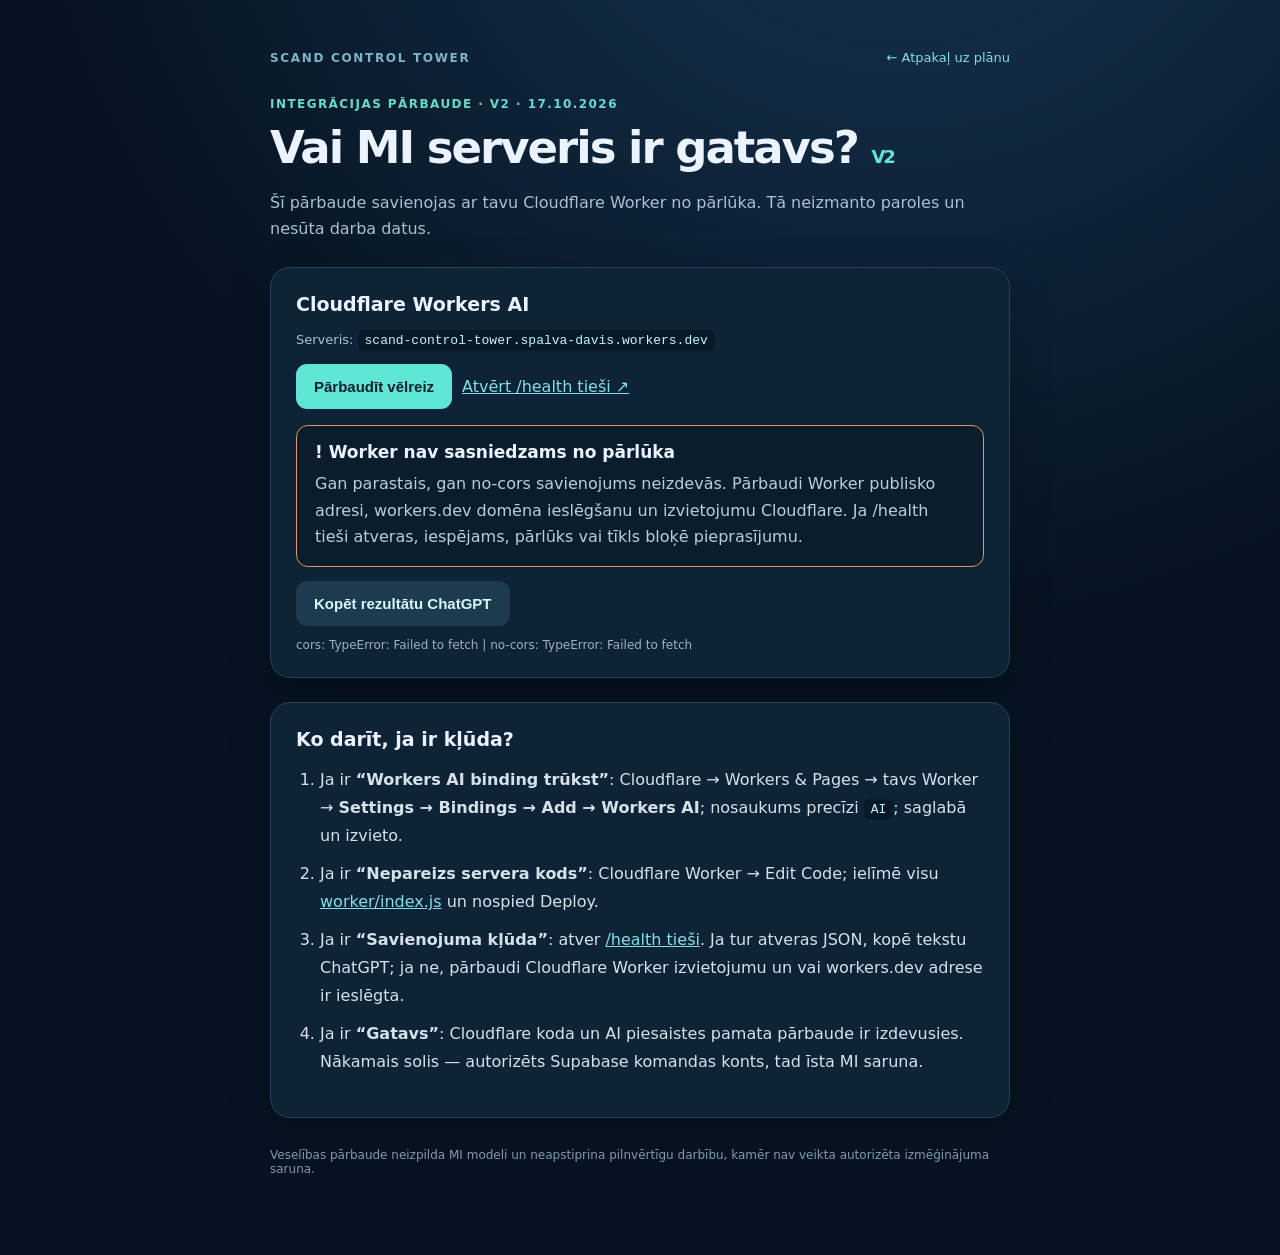
<file: diagnostika.html>
<!doctype html>
<html lang="lv"><head><meta charset="utf-8"><meta name="viewport" content="width=device-width, initial-scale=1"><meta name="color-scheme" content="dark"><title>SCAND · MI diagnostika V2</title>
<style>
:root{font-family:Inter,system-ui,-apple-system,Segoe UI,sans-serif;color:#eaf3ff;background:#071321}
*{box-sizing:border-box}body{margin:0;min-height:100vh;background:radial-gradient(circle at 70% -20%,#173755,transparent 50%),#071321}main{max-width:780px;margin:0 auto;padding:50px 20px 80px}a{color:#82e0e5}header{display:flex;justify-content:space-between;align-items:center;gap:12px;margin-bottom:32px}header b{letter-spacing:.14em;font-size:12px;color:#80b4c9}header a{font-size:13px;text-decoration:none}.eyebrow{color:#65dcca;font-size:12px;font-weight:800;letter-spacing:.12em}.title{font-size:clamp(28px,4vw,45px);letter-spacing:-.045em;margin:10px 0 14px}p{color:#adc0d2;line-height:1.65}section{background:#0f2337;border:1px solid #24445a;border-radius:20px;padding:25px;margin-top:24px;box-shadow:0 12px 45px #0003}h2{font-size:19px;margin:0 0 14px}code{overflow-wrap:anywhere;background:#081929;padding:3px 7px;border-radius:6px;color:#c2f5fa}.btn{display:inline-flex;align-items:center;justify-content:center;background:#60e6d5;border:0;border-radius:11px;color:#082030;font-weight:800;font-size:15px;padding:14px 18px;cursor:pointer}.btn:disabled{opacity:.6;cursor:progress}.result{border:1px solid #2c4659;padding:16px 18px;border-radius:12px;margin-top:16px;background:#0b1c2c}.result strong{display:block;margin-bottom:9px;font-size:17px}.good{border-color:#4dbea5}.bad{border-color:#e39269}.neutral{border-color:#607d96}#detail{color:#bdceda;line-height:1.65}#detail a{font-weight:700}.small{font-size:13px}ol{padding-left:24px;color:#d6e2ea;line-height:1.75}li{margin-bottom:10px}.flex{display:flex;gap:10px;flex-wrap:wrap;align-items:center}.secondary{background:#1d3a4f;color:#d8f8fd}#raw{white-space:pre-wrap;word-wrap:break-word;max-height:190px;overflow:auto;font-size:12px;color:#9eb1c4;margin-top:12px}footer{color:#839aaf;margin-top:30px;font-size:12px}
</style></head><body><main><header><b>SCAND CONTROL TOWER</b><a href="./">← Atpakaļ uz plānu</a></header><div class="eyebrow">INTEGRĀCIJAS PĀRBAUDE · V2 · 17.10.2026</div><h1 class="title">Vai MI serveris ir gatavs? <span style="color:#60e6d5;font-size:18px">V2</span></h1><p>Šī pārbaude savienojas ar tavu Cloudflare Worker no pārlūka. Tā neizmanto paroles un nesūta darba datus.</p>
<section><h2>Cloudflare Workers AI</h2><p class="small">Serveris: <code>scand-control-tower.spalva-davis.workers.dev</code></p><div class="flex"><button class="btn" id="test" type="button">Pārbaudīt MI serveri</button><a href="https://scand-control-tower.spalva-davis.workers.dev/health" target="_blank" rel="noreferrer">Atvērt /health tieši ↗</a></div><div id="result" class="result neutral" role="status" aria-live="polite"><strong>Vēl nav pārbaudīts</strong><div id="detail">Spied “Pārbaudīt MI serveri”.</div></div><div class="flex" style="margin-top:14px"><button id="copy" class="btn secondary" type="button">Kopēt rezultātu ChatGPT</button></div><div id="raw"></div></section>
<section><h2>Ko darīt, ja ir kļūda?</h2><ol><li>Ja ir <b>“Workers AI binding trūkst”</b>: Cloudflare → Workers & Pages → tavs Worker → <b>Settings → Bindings → Add → Workers AI</b>; nosaukums precīzi <code>AI</code>; saglabā un izvieto.</li><li>Ja ir <b>“Nepareizs servera kods”</b>: Cloudflare Worker → Edit Code; ielīmē visu <a href="https://github.com/Savitur-HUB/SCAND-control-tower/blob/main/worker/index.js" target="_blank" rel="noreferrer">worker/index.js</a> un nospied Deploy.</li><li>Ja ir <b>“Savienojuma kļūda”</b>: atver <a href="https://scand-control-tower.spalva-davis.workers.dev/health" target="_blank" rel="noreferrer">/health tieši</a>. Ja tur atveras JSON, kopē tekstu ChatGPT; ja ne, pārbaudi Cloudflare Worker izvietojumu un vai workers.dev adrese ir ieslēgta.</li><li>Ja ir <b>“Gatavs”</b>: Cloudflare koda un AI piesaistes pamata pārbaude ir izdevusies. Nākamais solis — autorizēts Supabase komandas konts, tad īsta MI saruna.</li></ol></section>
<footer>Veselības pārbaude neizpilda MI modeli un neapstiprina pilnvērtīgu darbību, kamēr nav veikta autorizēta izmēģinājuma saruna.</footer>
<script>
const endpoint='https://scand-control-tower.spalva-davis.workers.dev/health';
const btn=document.getElementById('test'),box=document.getElementById('result'),detail=document.getElementById('detail'),raw=document.getElementById('raw');
let report='SCAND MI diagnostika V2: nav veikta';
function show(title,description,tone,extra=''){
box.className='result '+tone;box.querySelector('strong').textContent=title;detail.textContent=description;raw.textContent=extra;report=`SCAND MI diagnostika V2\nAdrese: ${endpoint}\nStatuss: ${title}\nDetaļas: ${description}\nAtbilde: ${extra.slice(0,500)}`;
}
async function run(){btn.disabled=true;btn.textContent='Notiek pārbaude…';const ctrl=new AbortController();const timeout=setTimeout(()=>ctrl.abort(),9500);
try{const res=await fetch(endpoint+'?v2='+Date.now(),{mode:'cors',cache:'no-store',signal:ctrl.signal});const body=await res.text();let data;try{data=JSON.parse(body)}catch{};
if(res.status===200&&data?.service==='Scand Control Tower AI'){
 if(data.ready===true)show('✓ MI piesaiste ir gatava','Serverī darbojas mūsu Worker kods, un tam pievienota Workers AI piesaiste AI. Vēl jāizmēģina autorizēts MI pieprasījums.','good',body);
 else show('! Workers AI binding trūkst','Mūsu Worker kods darbojas, bet Cloudflare nav pievienots AI binding ar nosaukumu AI. Atver Worker → Settings → Bindings → Add → Workers AI.','bad',body);
}else if(res.status===200){show('! Nepareizs servera kods','Serveris atbild, taču tas nav mūsu SCAND MI kods. Cloudflare Edit Code sadaļā ievieto worker/index.js un nospied Deploy.','bad',body)}
else if(res.status===403){show('! Piekļuve aizliegta (403)','Pārbaudi Workers iestatījumus un atļauto Origin. Mūsu Worker /health parasti atbild bez pieteikšanās.','bad',body)}
else{show('! Serveris atbild ar kļūdu','HTTP '+res.status+'. Pārbaudi Workers izvietojumu Cloudflare un ielīmē šīs pārbaudes rezultātu ChatGPT.','bad',body)}
}catch(e){
 if(e.name==='AbortError'){
  show('! Savienojuma noildze','Worker neatbildēja 9,5 sekundēs. Atver /health tieši un pārbaudi Cloudflare Workers → Settings → Domains & Routes.','bad',String(e));
 }else{
  try{
   const probe=await fetch(endpoint+'?probe='+Date.now(),{mode:'no-cors',cache:'no-store',signal:ctrl.signal});
   show('! Iespējams CORS vai piekļuves ierobežojums','Papildu no-cors pieprasījums saņēma necaurspīdīgu atbildi ('+probe.type+'). Serveris var būt sasniedzams, bet atbildi nav atļauts nolasīt. Atver /health tieši un pārbaudi Cloudflare Worker kodu un CORS.','bad',String(e)+' | no-cors: '+probe.type);
  }catch(other){
   show('! Worker nav sasniedzams no pārlūka','Gan parastais, gan no-cors savienojums neizdevās. Pārbaudi Worker publisko adresi, workers.dev domēna ieslēgšanu un izvietojumu Cloudflare. Ja /health tieši atveras, iespējams, pārlūks vai tīkls bloķē pieprasījumu.','bad','cors: '+String(e)+' | no-cors: '+String(other));
  }
 }
}
finally{clearTimeout(timeout);btn.disabled=false;btn.textContent='Pārbaudīt vēlreiz'}
}
btn.addEventListener('click',run);
document.getElementById('copy').addEventListener('click',async()=>{try{await navigator.clipboard.writeText(report);document.getElementById('copy').textContent='Nokopēts ✓'}catch{document.getElementById('copy').textContent='Kopē tekstu manuāli';} });
run();
</script></main></body></html>
</file>
